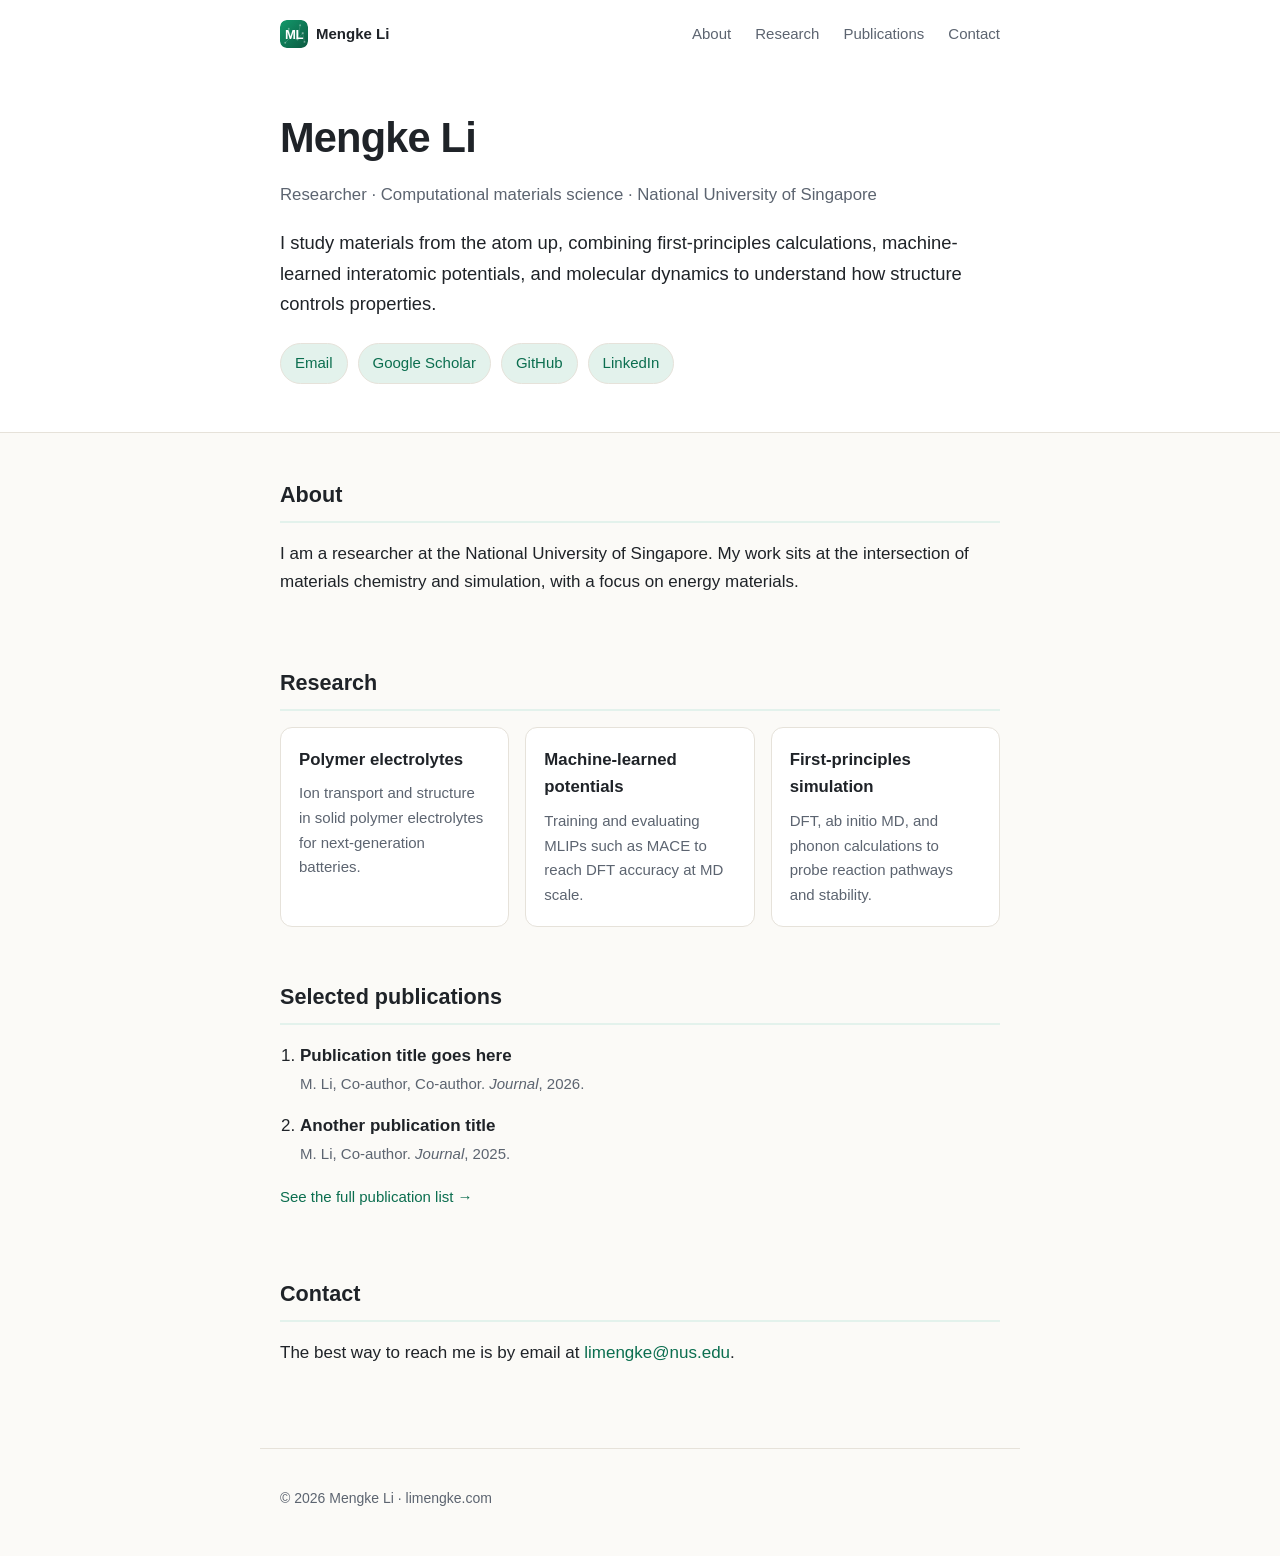
<file: index.html>
<!DOCTYPE html>
<html lang="en">
<head>
  <meta charset="utf-8">
  <meta name="viewport" content="width=device-width, initial-scale=1">
  <title>Mengke Li</title>
  <meta name="description" content="Mengke Li — researcher at the National University of Singapore working on computational materials science.">
  <link rel="stylesheet" href="style.css">
  <link rel="icon" type="image/svg+xml" href="favicon.svg">
</head>
<body>
  <header class="hero">
    <nav>
      <a class="brand" href="index.html" aria-label="Home"><img src="favicon.svg" alt="" width="28" height="28">Mengke Li</a>
      <a href="#about">About</a>
      <a href="#research">Research</a>
      <a href="publications.html">Publications</a>
      <a href="#contact">Contact</a>
    </nav>
    <div class="intro">
      <h1>Mengke Li</h1>
      <p class="tagline">Researcher · Computational materials science · National University of Singapore</p>
      <p class="lede">
        I study materials from the atom up, combining first-principles calculations,
        machine-learned interatomic potentials, and molecular dynamics to understand
        how structure controls properties.
      </p>
      <div class="links">
        <a href="mailto:limengke@nus.edu">Email</a>
        <a href="https://scholar.google.com/" target="_blank" rel="noopener">Google Scholar</a>
        <a href="https://github.com/" target="_blank" rel="noopener">GitHub</a>
        <a href="https://www.linkedin.com/" target="_blank" rel="noopener">LinkedIn</a>
      </div>
    </div>
  </header>

  <main>
    <section id="about">
      <h2>About</h2>
      <p>
        I am a researcher at the National University of Singapore. My work sits at the
        intersection of materials chemistry and simulation, with a focus on energy
        materials. <!-- TODO: replace with 2–3 sentences about yourself -->
      </p>
    </section>

    <section id="research">
      <h2>Research</h2>
      <div class="cards">
        <article class="card">
          <h3>Polymer electrolytes</h3>
          <p>Ion transport and structure in solid polymer electrolytes for next-generation batteries.</p>
        </article>
        <article class="card">
          <h3>Machine-learned potentials</h3>
          <p>Training and evaluating MLIPs such as MACE to reach DFT accuracy at MD scale.</p>
        </article>
        <article class="card">
          <h3>First-principles simulation</h3>
          <p>DFT, ab initio MD, and phonon calculations to probe reaction pathways and stability.</p>
        </article>
      </div>
    </section>

    <section id="publications">
      <h2>Selected publications</h2>
      <ol class="pubs">
        <li>
          <span class="pub-title">Publication title goes here</span><br>
          <span class="pub-meta">M. Li, Co-author, Co-author. <em>Journal</em>, 2026.</span>
          <!-- TODO: add DOI link -->
        </li>
        <li>
          <span class="pub-title">Another publication title</span><br>
          <span class="pub-meta">M. Li, Co-author. <em>Journal</em>, 2025.</span>
        </li>
      </ol>
      <p class="muted"><a href="publications.html">See the full publication list →</a></p>
    </section>

    <section id="contact">
      <h2>Contact</h2>
      <p>
        The best way to reach me is by email at
        <a href="mailto:limengke@nus.edu">limengke@nus.edu</a>.
      </p>
    </section>
  </main>

  <footer>
    <p>© <span id="year"></span> Mengke Li · limengke.com</p>
  </footer>

  <script>document.getElementById('year').textContent = new Date().getFullYear();</script>
</body>
</html>
</file>
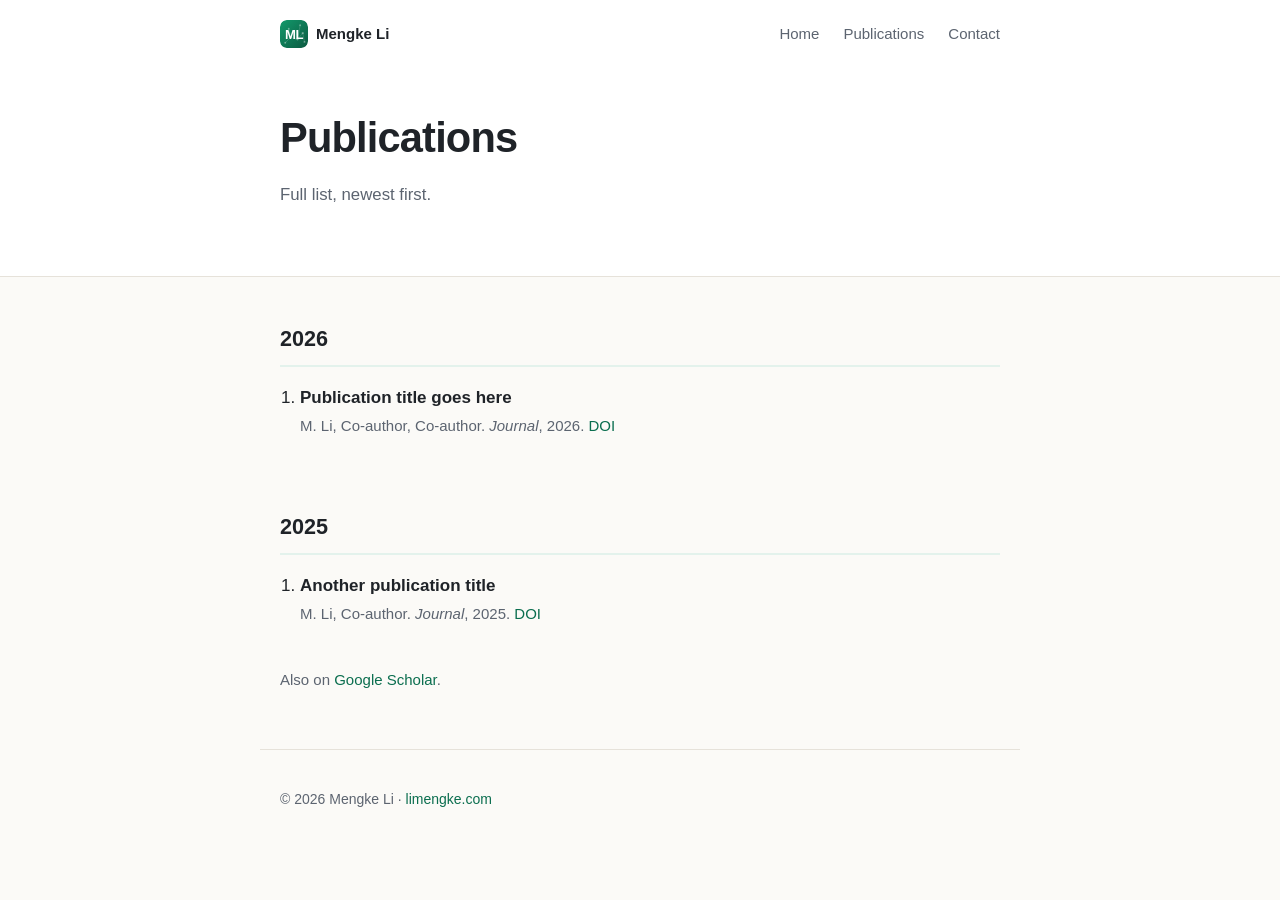
<file: publications.html>
<!DOCTYPE html>
<html lang="en">
<head>
  <meta charset="utf-8">
  <meta name="viewport" content="width=device-width, initial-scale=1">
  <title>Publications · Mengke Li</title>
  <meta name="description" content="Publications by Mengke Li.">
  <link rel="stylesheet" href="style.css">
  <link rel="icon" type="image/svg+xml" href="favicon.svg">
</head>
<body>
  <header class="hero">
    <nav>
      <a class="brand" href="index.html" aria-label="Home"><img src="favicon.svg" alt="" width="28" height="28">Mengke Li</a>
      <a href="index.html">Home</a>
      <a href="publications.html">Publications</a>
      <a href="index.html#contact">Contact</a>
    </nav>
    <div class="intro">
      <h1>Publications</h1>
      <p class="tagline">Full list, newest first. <!-- TODO: replace placeholders --></p>
    </div>
  </header>

  <main>
    <section>
      <h2>2026</h2>
      <ol class="pubs">
        <li>
          <span class="pub-title">Publication title goes here</span><br>
          <span class="pub-meta">M. Li, Co-author, Co-author. <em>Journal</em>, 2026. <a href="#">DOI</a></span>
        </li>
      </ol>
    </section>
    <section>
      <h2>2025</h2>
      <ol class="pubs">
        <li>
          <span class="pub-title">Another publication title</span><br>
          <span class="pub-meta">M. Li, Co-author. <em>Journal</em>, 2025. <a href="#">DOI</a></span>
        </li>
      </ol>
    </section>
    <p class="muted">Also on <a href="https://scholar.google.com/" target="_blank" rel="noopener">Google Scholar</a>.</p>
  </main>

  <footer>
    <p>© <span id="year"></span> Mengke Li · <a href="index.html">limengke.com</a></p>
  </footer>
  <script>document.getElementById('year').textContent = new Date().getFullYear();</script>
</body>
</html>
</file>
<file: style.css>
:root {
  --bg: #fbfaf7;
  --surface: #ffffff;
  --text: #1f2328;
  --muted: #5c6470;
  --accent: #0b6e4f;
  --accent-soft: #e3f2ec;
  --border: #e6e2da;
  --max: 760px;
}
@media (prefers-color-scheme: dark) {
  :root {
    --bg: #111417;
    --surface: #181c21;
    --text: #e8e6e1;
    --muted: #9aa3ad;
    --accent: #5fd3a6;
    --accent-soft: #1b2b26;
    --border: #2a3038;
  }
}
* { box-sizing: border-box; }
html { scroll-behavior: smooth; }
body {
  margin: 0;
  font-family: -apple-system, BlinkMacSystemFont, "Segoe UI", Roboto, "Helvetica Neue", Arial, sans-serif;
  font-size: 17px;
  line-height: 1.65;
  color: var(--text);
  background: var(--bg);
}
a { color: var(--accent); text-decoration: none; }
a:hover { text-decoration: underline; }

.hero {
  border-bottom: 1px solid var(--border);
  background: var(--surface);
}
nav, .intro, main, footer {
  max-width: var(--max);
  margin: 0 auto;
  padding: 0 20px;
}
nav {
  display: flex;
  gap: 24px;
  padding-top: 20px;
  font-size: 15px;
}
nav a { color: var(--muted); }
nav a:hover { color: var(--accent); }
.intro { padding: 56px 20px 48px; }
h1 { font-size: 2.6rem; margin: 0 0 8px; letter-spacing: -0.02em; }
.tagline { color: var(--muted); margin: 0 0 20px; font-size: 1.05rem; }
.lede { font-size: 1.15rem; margin: 0 0 24px; }
.links { display: flex; flex-wrap: wrap; gap: 10px; }
.links a {
  padding: 7px 14px;
  border: 1px solid var(--border);
  border-radius: 999px;
  background: var(--accent-soft);
  font-size: 15px;
}
.links a:hover { text-decoration: none; border-color: var(--accent); }

section { padding: 44px 0 8px; }
h2 {
  font-size: 1.35rem;
  margin: 0 0 16px;
  padding-bottom: 8px;
  border-bottom: 2px solid var(--accent-soft);
}
.cards { display: grid; gap: 16px; grid-template-columns: repeat(auto-fit, minmax(210px, 1fr)); }
.card {
  background: var(--surface);
  border: 1px solid var(--border);
  border-radius: 12px;
  padding: 18px;
}
.card h3 { margin: 0 0 8px; font-size: 1.05rem; }
.card p { margin: 0; color: var(--muted); font-size: 15px; }

.pubs { padding-left: 20px; }
.pubs li { margin-bottom: 14px; }
.pub-title { font-weight: 600; }
.pub-meta { color: var(--muted); font-size: 15px; }
.muted { color: var(--muted); font-size: 15px; }

footer {
  margin-top: 56px;
  padding-top: 24px;
  padding-bottom: 32px;
  border-top: 1px solid var(--border);
  color: var(--muted);
  font-size: 14px;
}
@media (max-width: 480px) {
  h1 { font-size: 2rem; }
  .intro { padding: 40px 20px 36px; }
}

/* nav brand mark */
nav { align-items: center; }
.brand { display: inline-flex; align-items: center; gap: 8px; font-weight: 600; color: var(--text) !important; margin-right: auto; }
.brand img { border-radius: 7px; }
</file>
